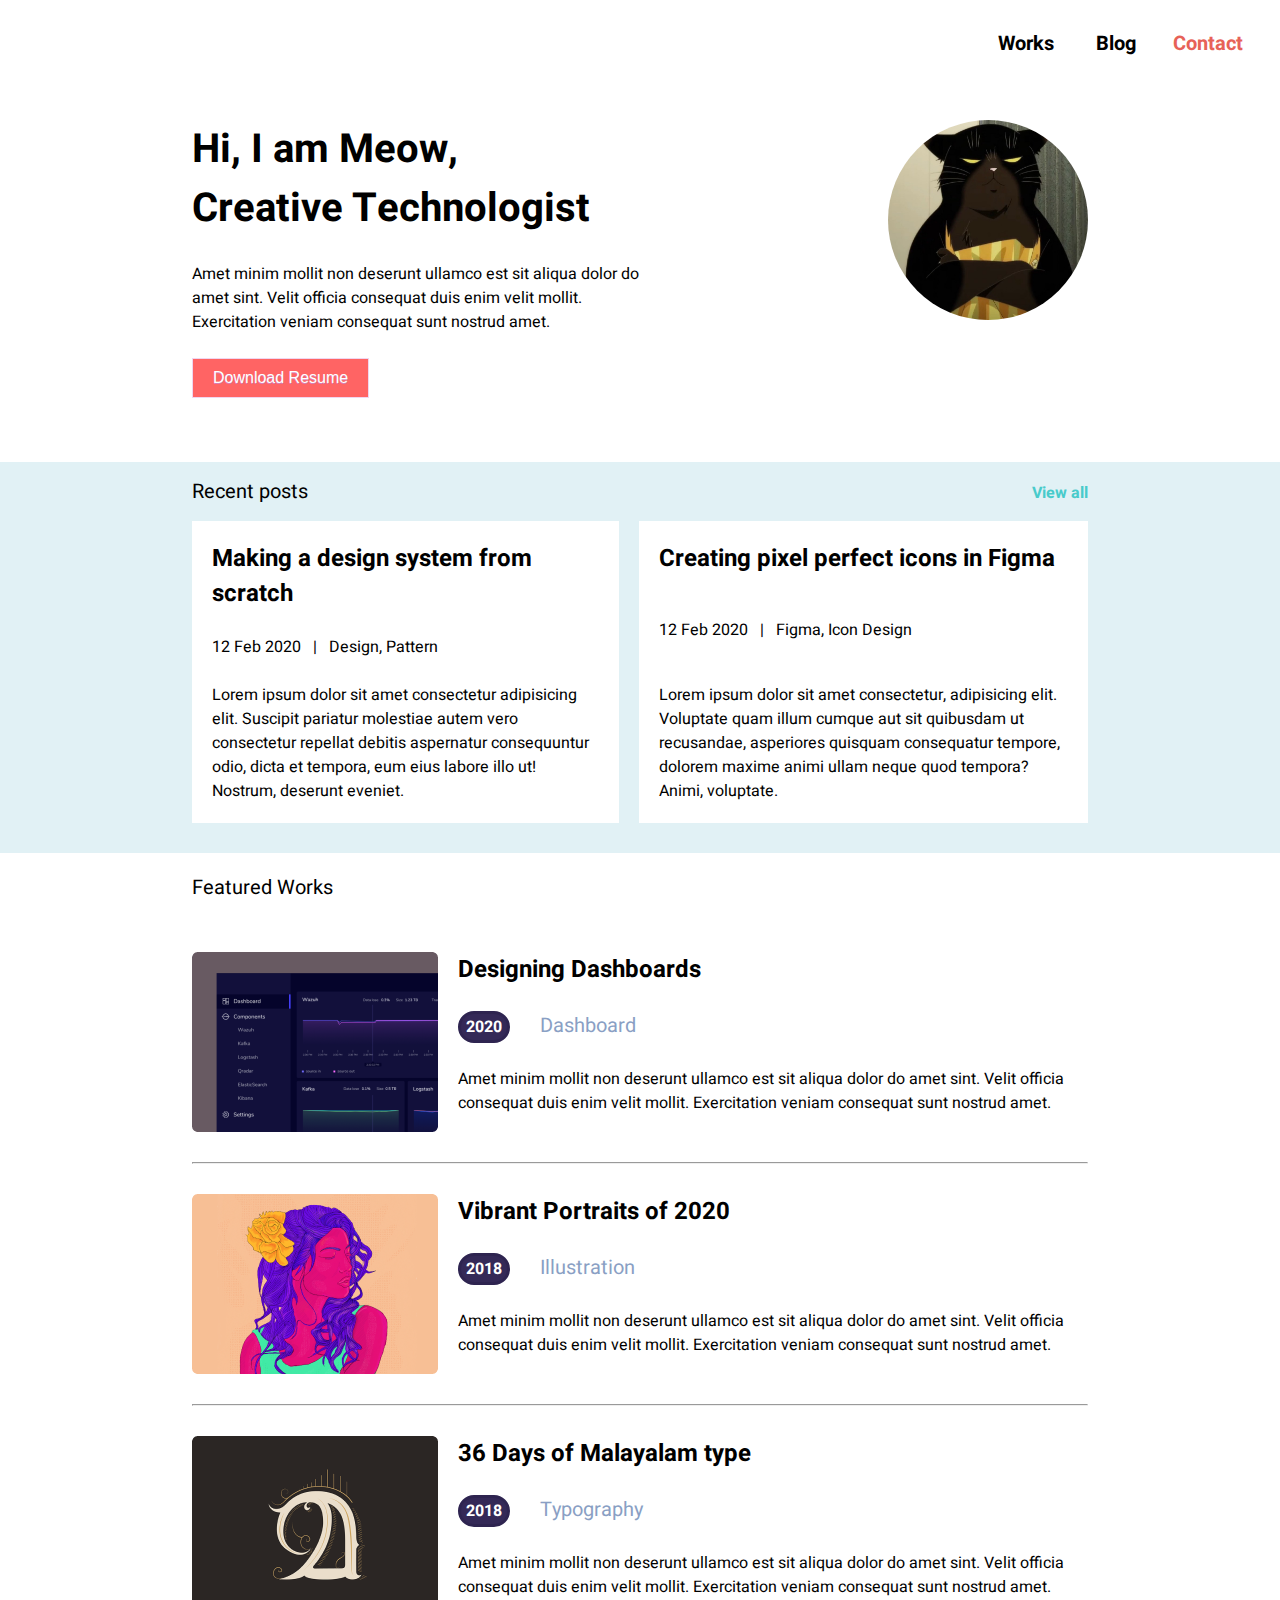
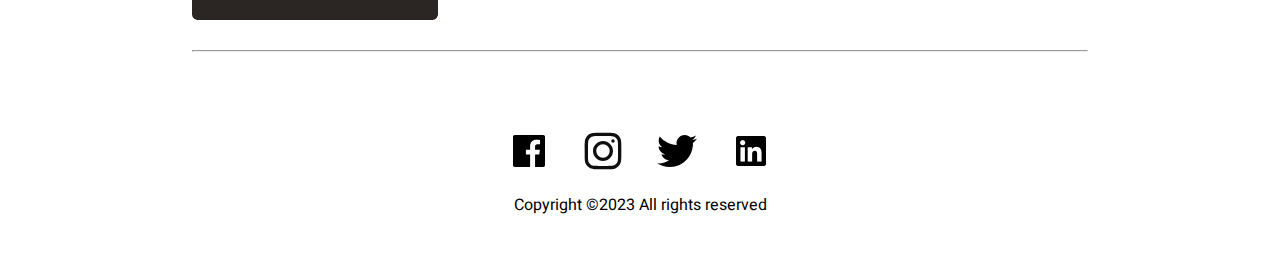
<file: index.html>
<!DOCTYPE html>
<html lang="en">
<head>
    <meta charset="UTF-8">
    <meta name="viewport" content="width=device-width, initial-scale=1.0">
    <link rel="stylesheet" href="./style.css">
    <link rel="stylesheet" href="https://cdnjs.cloudflare.com/ajax/libs/font-awesome/6.1.1/css/all.min.css" integrity="sha512-KfkfwYDsLkIlwQp6LFnl8zNdLGxu9YAA1QvwINks4PhcElQSvqcyVLLD9aMhXd13uQjoXtEKNosOWaZqXgel0g==" crossorigin="anonymous" referrerpolicy="no-referrer" />
    <link rel="preconnect" href="https://fonts.googleapis.com">
    <link rel="preconnect" href="https://fonts.gstatic.com" crossorigin>
    <link href="https://fonts.googleapis.com/css2?family=Heebo:wght@100;400;500&display=swap" rel="stylesheet">
    <title>Contact</title>
    <style>
        nav a:nth-child(3) {
            color: rgb(231, 98, 88);
        }
    </style>
</head>
<body>
    <header>
        <nav>
            <a href="./work.html">Works</a>
            <a href="./blog.html">Blog</a>
            <a href="./index.html">Contact</a>
        </nav>
    </header>

    <section>
        <div class="intro">
            <div class="left">
                <h1>Hi, I am Meow, <br> Creative Technologist</h1><br>
                <p>Amet minim mollit non deserunt ullamco est sit aliqua dolor do amet sint. Velit officia consequat duis enim velit mollit. Exercitation veniam consequat sunt nostrud amet.</p> <br>
                <button>Download Resume</button>
            </div>
            <div class="profile">
                <img src="./pics/S__9854978.jpg" alt="profile">
            </div>
        </div>
    </section>

    <article class="index">
        <div class="recent">
            <div><p>Recent posts</p></div>
            <div><a href="#">View all</a></div>
        </div>

        <div class="post">
            <div class="post-left">
            <h2>Making a design system from scratch</h2><br>
            <p>12 Feb 2020 &nbsp;&nbsp;|&nbsp;&nbsp; Design, Pattern</p><br>
            <p>Lorem ipsum dolor sit amet consectetur adipisicing elit. Suscipit pariatur molestiae autem vero consectetur repellat debitis aspernatur consequuntur odio, dicta et tempora, eum eius labore illo ut! Nostrum, deserunt eveniet.</p>
            </div>

            <div class="post-right">
                <h2>Creating pixel perfect icons in Figma</h2><br>
                <p>12 Feb 2020 &nbsp;&nbsp;|&nbsp;&nbsp; Figma, Icon Design</p><br>
                <p>Lorem ipsum dolor sit amet consectetur, adipisicing elit. Voluptate quam illum cumque aut sit quibusdam ut recusandae, asperiores quisquam consequatur tempore, dolorem maxime animi ullam neque quod tempora? Animi, voluptate.</p>
            </div>
        </div>
    </article>

    <div class="work">
    <div>
        <div class="featured">Featured Works</div>
        <div class="pic1"> 
            <img src="./pics/pic1.png" alt="pic1">
            <div class="text">
                <h2>Designing Dashboards</h2> <br>
                <div class="year">
                    <p class="yow">2020</p> 
                    <p class="dash">Dashboard</p>
                </div> <br>
                <p>Amet minim mollit non deserunt ullamco est sit aliqua dolor do amet sint. Velit officia consequat duis enim velit mollit. Exercitation veniam consequat sunt nostrud amet.</p>
            </div>
        </div>
    </div>

    <hr class="hr">
    
    <div>
        <div class="pic2"> 
            <img src="./pics/pic2.png" alt="pic2">
            <div class="text">
                <h2>Vibrant Portraits of 2020</h2> <br>
                <div class="year">
                    <p class="yow">2018</p> 
                    <p class="dash">Illustration</p>
                </div> <br>
                <p>Amet minim mollit non deserunt ullamco est sit aliqua dolor do amet sint. Velit officia consequat duis enim velit mollit. Exercitation veniam consequat sunt nostrud amet.</p>
            </div>
        </div>
    </div>

    <hr class="hr">

    <div>
        <div class="pic3"> 
            <img src="./pics/pic3.png" alt="pic3">
            <div class="text">
                <h2>36 Days of Malayalam type</h2> <br>
                <div class="year">
                    <p class="yow">2018</p> 
                    <p class="dash">Typography</p>
                </div> <br>
                <p>Amet minim mollit non deserunt ullamco est sit aliqua dolor do amet sint. Velit officia consequat duis enim velit mollit. Exercitation veniam consequat sunt nostrud amet.</p>
            </div>
        </div>
    </div>

    <hr class="hr">
    </div>

    <footer>
        <div class="footer">
            <img src="./pics/facebook-svgrepo-com.svg" alt="facebook">
            <img src="./pics/instagram-svgrepo-com.svg" alt="instagram">
            <img src="./pics/twitter-154-svgrepo-com.svg" alt="twitter">
            <img src="./pics/linkedin-svgrepo-com.png" alt="linkedin">
            <p>Copyright &copy;2023 All rights reserved</p>
        </div>
    </footer>
</body>
</html>
</file>
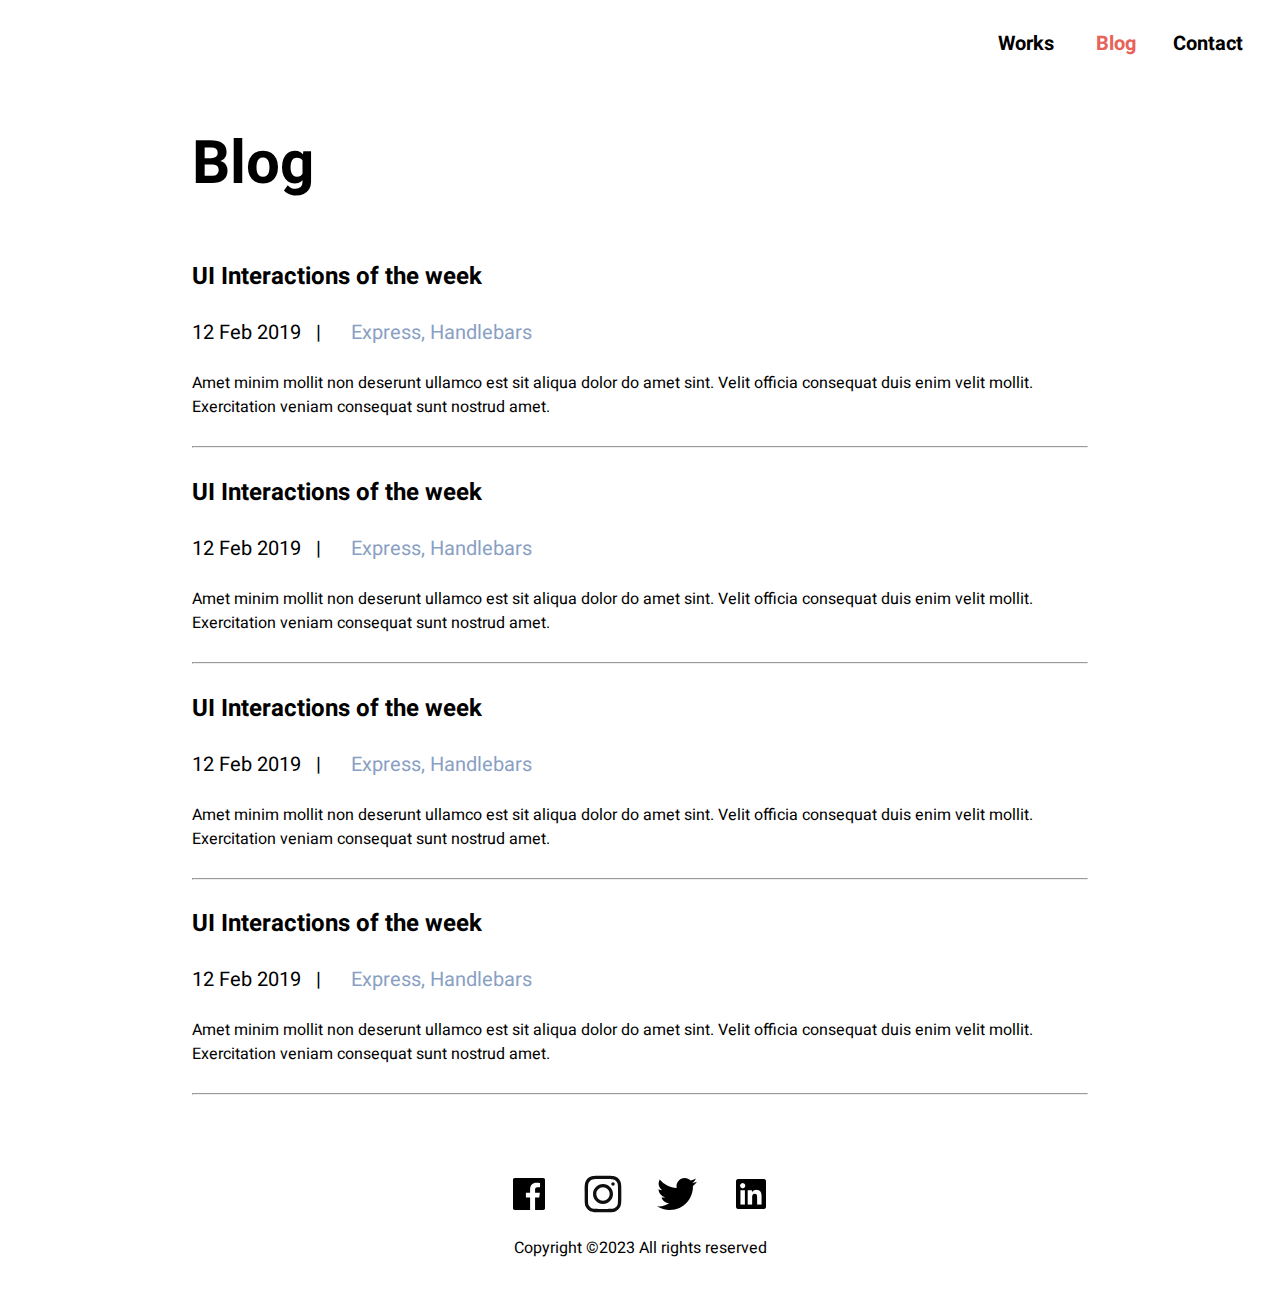
<file: blog.html>
<!DOCTYPE html>
<html lang="en">
<head>
    <meta charset="UTF-8">
    <meta name="viewport" content="width=device-width, initial-scale=1.0">
    <link rel="stylesheet" href="./style.css">
    <link rel="preconnect" href="https://fonts.googleapis.com">
    <link rel="preconnect" href="https://fonts.gstatic.com" crossorigin>
    <link href="https://fonts.googleapis.com/css2?family=Heebo:wght@100;400;500&display=swap" rel="stylesheet">
    <title>Blog</title>
    <style>
        nav a:nth-child(2) {
            color: rgb(231, 98, 88);
        }
    </style>
</head>
<body>
    <header>
        <nav>
            <a href="./work.html">Works</a>
            <a href="./blog.html">Blog</a>
            <a href="./index.html">Contact</a>
        </nav>
    </header>

<section class="blog">
    <h1>Blog</h1>
</section>

<article>
    <div class="interactions">
        <div class="ui">
            <h2>UI Interactions of the week</h2><br>
            <div class="year">
                <p class="date">12 Feb 2019 &nbsp;&nbsp;|
                <p class="dash">Express, Handlebars</p>
            </div><br>
            <p>Amet minim mollit non deserunt ullamco est sit aliqua dolor do amet sint. Velit officia consequat duis enim velit mollit. Exercitation veniam consequat sunt nostrud amet.</p>
        </div>

        <hr>

        <div class="ui">
            <h2>UI Interactions of the week</h2><br>
            <div class="year">
                <p class="date">12 Feb 2019 &nbsp;&nbsp;|
                <p class="dash">Express, Handlebars</p>
            </div><br>
            <p>Amet minim mollit non deserunt ullamco est sit aliqua dolor do amet sint. Velit officia consequat duis enim velit mollit. Exercitation veniam consequat sunt nostrud amet.</p>
        </div>

        <hr>

        <div class="ui">
            <h2>UI Interactions of the week</h2><br>
            <div class="year">
                <p class="date">12 Feb 2019 &nbsp;&nbsp;|
                <p class="dash">Express, Handlebars</p>
            </div><br>
            <p>Amet minim mollit non deserunt ullamco est sit aliqua dolor do amet sint. Velit officia consequat duis enim velit mollit. Exercitation veniam consequat sunt nostrud amet.</p>
        </div>

        <hr>

        <div class="ui">
            <h2>UI Interactions of the week</h2><br>
            <div class="year">
                <p class="date">12 Feb 2019 &nbsp;&nbsp;|
                <p class="dash">Express, Handlebars</p>
            </div><br>
            <p>Amet minim mollit non deserunt ullamco est sit aliqua dolor do amet sint. Velit officia consequat duis enim velit mollit. Exercitation veniam consequat sunt nostrud amet.</p>
        </div>

        <hr>

    </div>

</article>

    <footer>
        <div class="footer">
            <img src="./pics/facebook-svgrepo-com.svg" alt="facebook">
            <img src="./pics/instagram-svgrepo-com.svg" alt="instagram">
            <img src="./pics/twitter-154-svgrepo-com.svg" alt="twitter">
            <img src="./pics/linkedin-svgrepo-com.png" alt="linkedin">
            <p>Copyright &copy;2023 All rights reserved</p>
        </div>
    </footer>
</body>
</html>
</file>
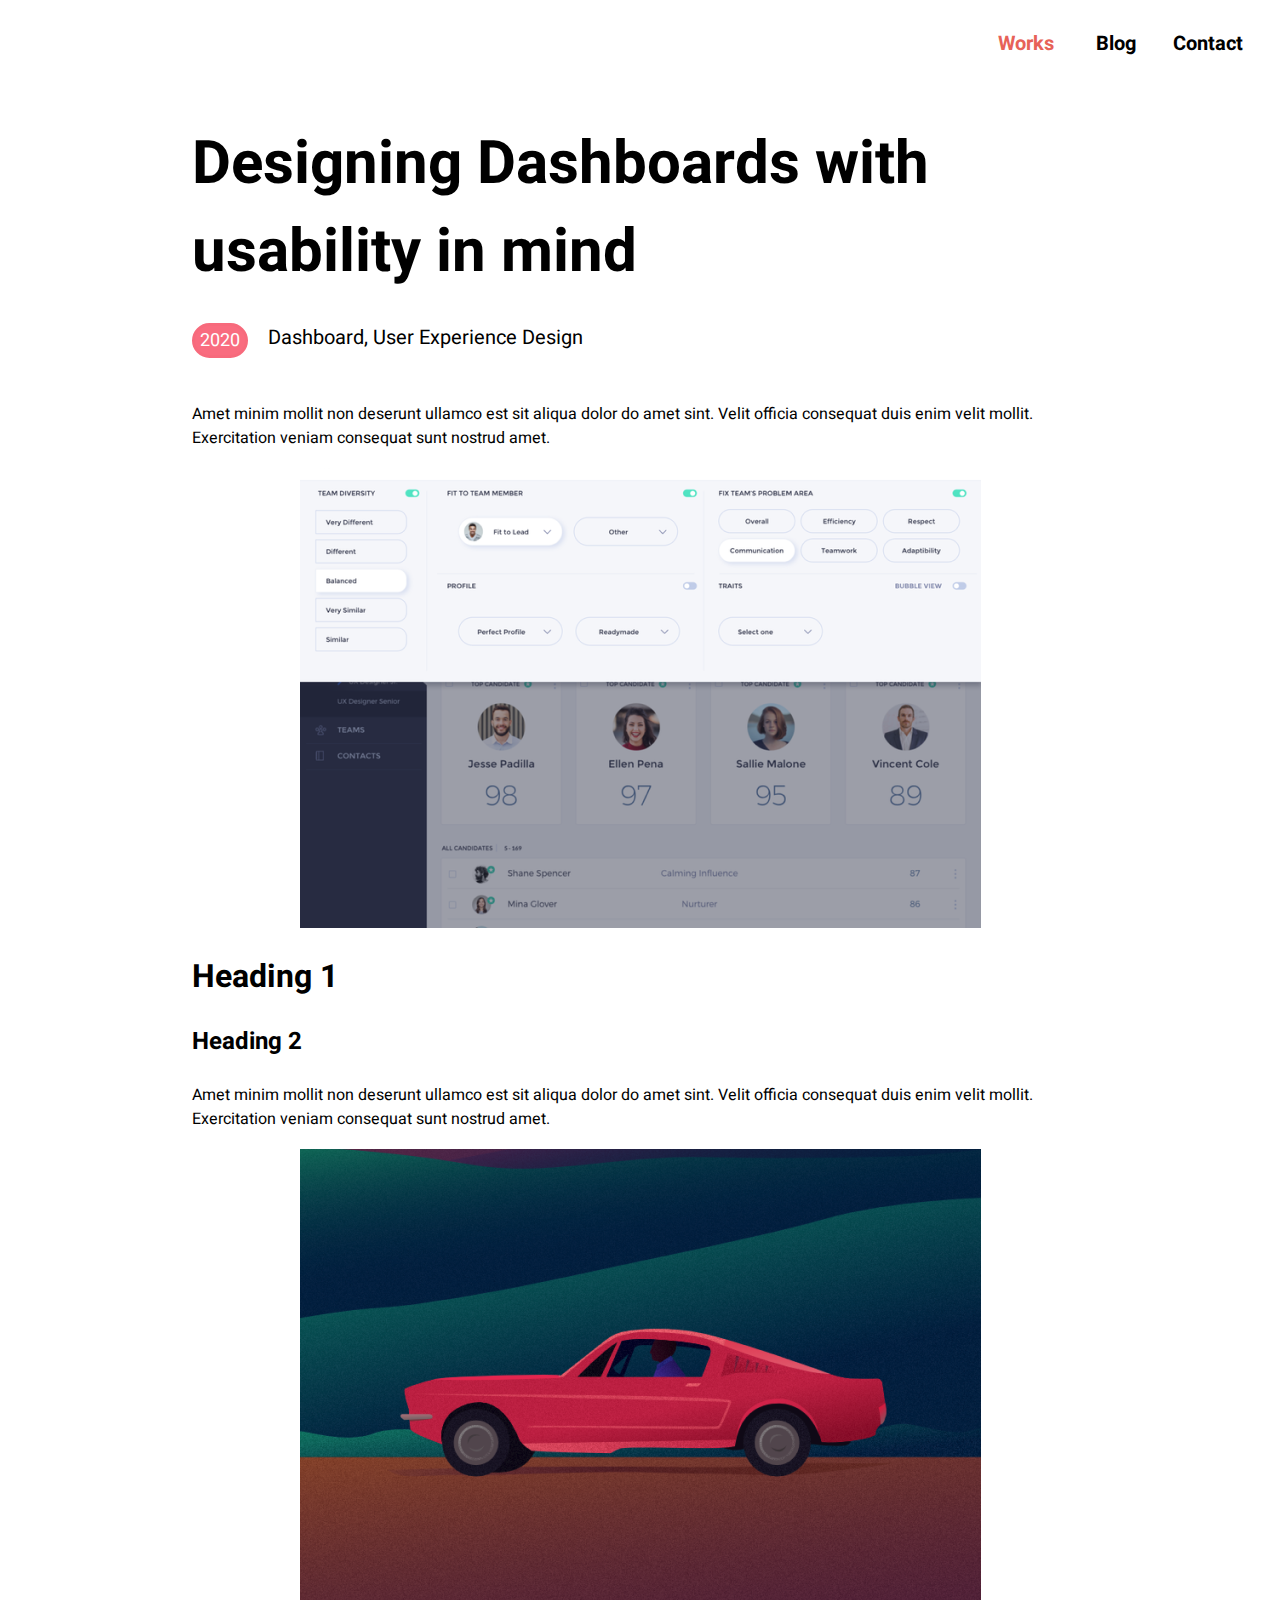
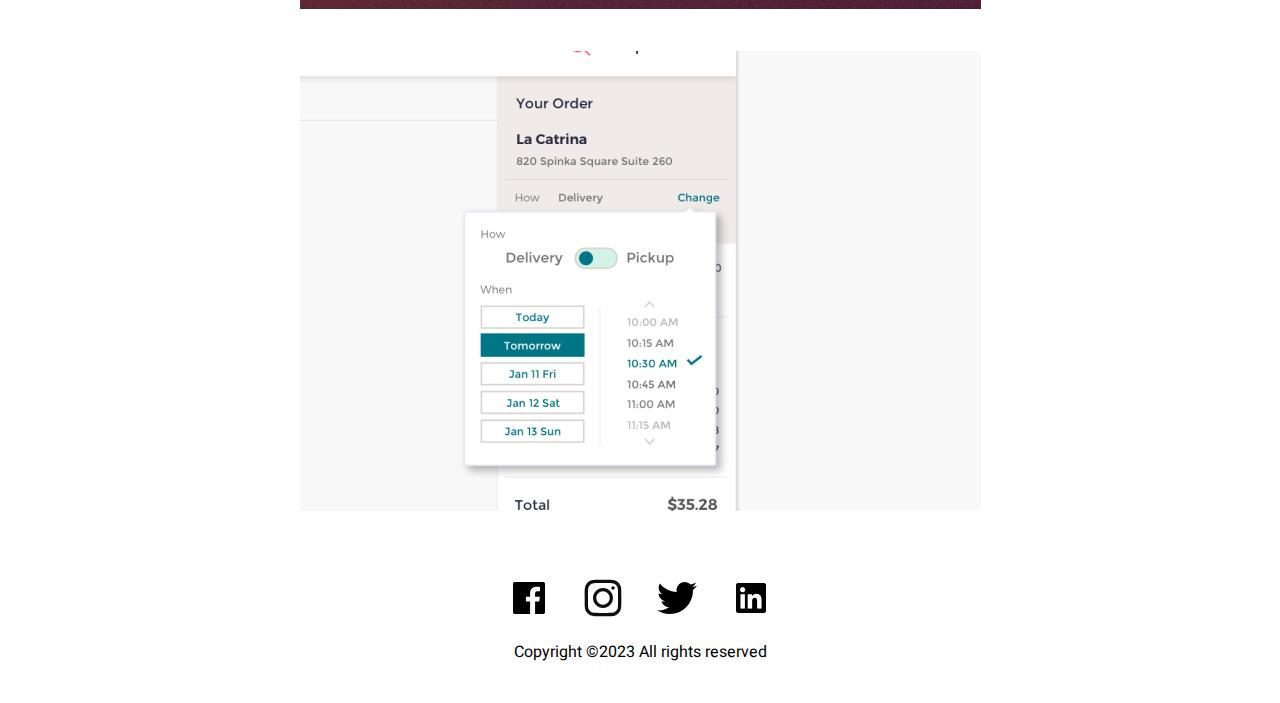
<file: desinging.html>
<!DOCTYPE html>
<html lang="en">
<head>
    <meta charset="UTF-8">
    <meta name="viewport" content="width=device-width, initial-scale=1.0">
    <title>Designing Dashboard with usability in mind</title>
    <link rel="stylesheet" href="./style.css">
    <link rel="preconnect" href="https://fonts.googleapis.com">
    <link rel="preconnect" href="https://fonts.gstatic.com" crossorigin>
    <link href="https://fonts.googleapis.com/css2?family=Heebo:wght@100;400;500&display=swap" rel="stylesheet">
    <style>
        nav a:nth-child(1) {
            color: rgb(231, 98, 88);
        }
    </style>
</head>
<body>
    <header>
        <nav>
            <a href="./work.html">Works</a>
            <a href="./blog.html">Blog</a>
            <a href="./index.html">Contact</a>
        </nav>
    </header>

    <section class="blog">
        <h1>Designing Dashboards with <br> usability in mind</h1>
        <div class="user">
            <p class="userye">2020</p> 
            <p class="userex">Dashboard, User Experience Design</p>
        </div> <br>
        <p class="des">Amet minim mollit non deserunt ullamco est sit aliqua dolor do amet sint. Velit officia consequat duis enim velit mollit. Exercitation veniam consequat sunt nostrud amet.</p>
    </section>

    <article>
        <div class="exam">
            <img src="./pics/pic5.png" alt="pic5" class="pic5">
            <h1>Heading 1</h1> <br>
            <h2>Heading 2</h2> <br>
            <p>Amet minim mollit non deserunt ullamco est sit aliqua dolor do amet sint. Velit officia consequat duis enim velit mollit. Exercitation veniam consequat sunt nostrud amet.</p>
            <img src="./pics/pic6.png" alt="pic6" class="pic6">
            <img src="./pics/pic7.png" alt="pic7" class="pic7">
        </div>
    </article>

    <footer>
        <div class="footer">
            <img src="./pics/facebook-svgrepo-com.svg" alt="facebook">
            <img src="./pics/instagram-svgrepo-com.svg" alt="instagram">
            <img src="./pics/twitter-154-svgrepo-com.svg" alt="twitter">
            <img src="./pics/linkedin-svgrepo-com.png" alt="linkedin">
            <p>Copyright &copy;2023 All rights reserved</p>
        </div>
    </footer>
</body>
</html>
</file>
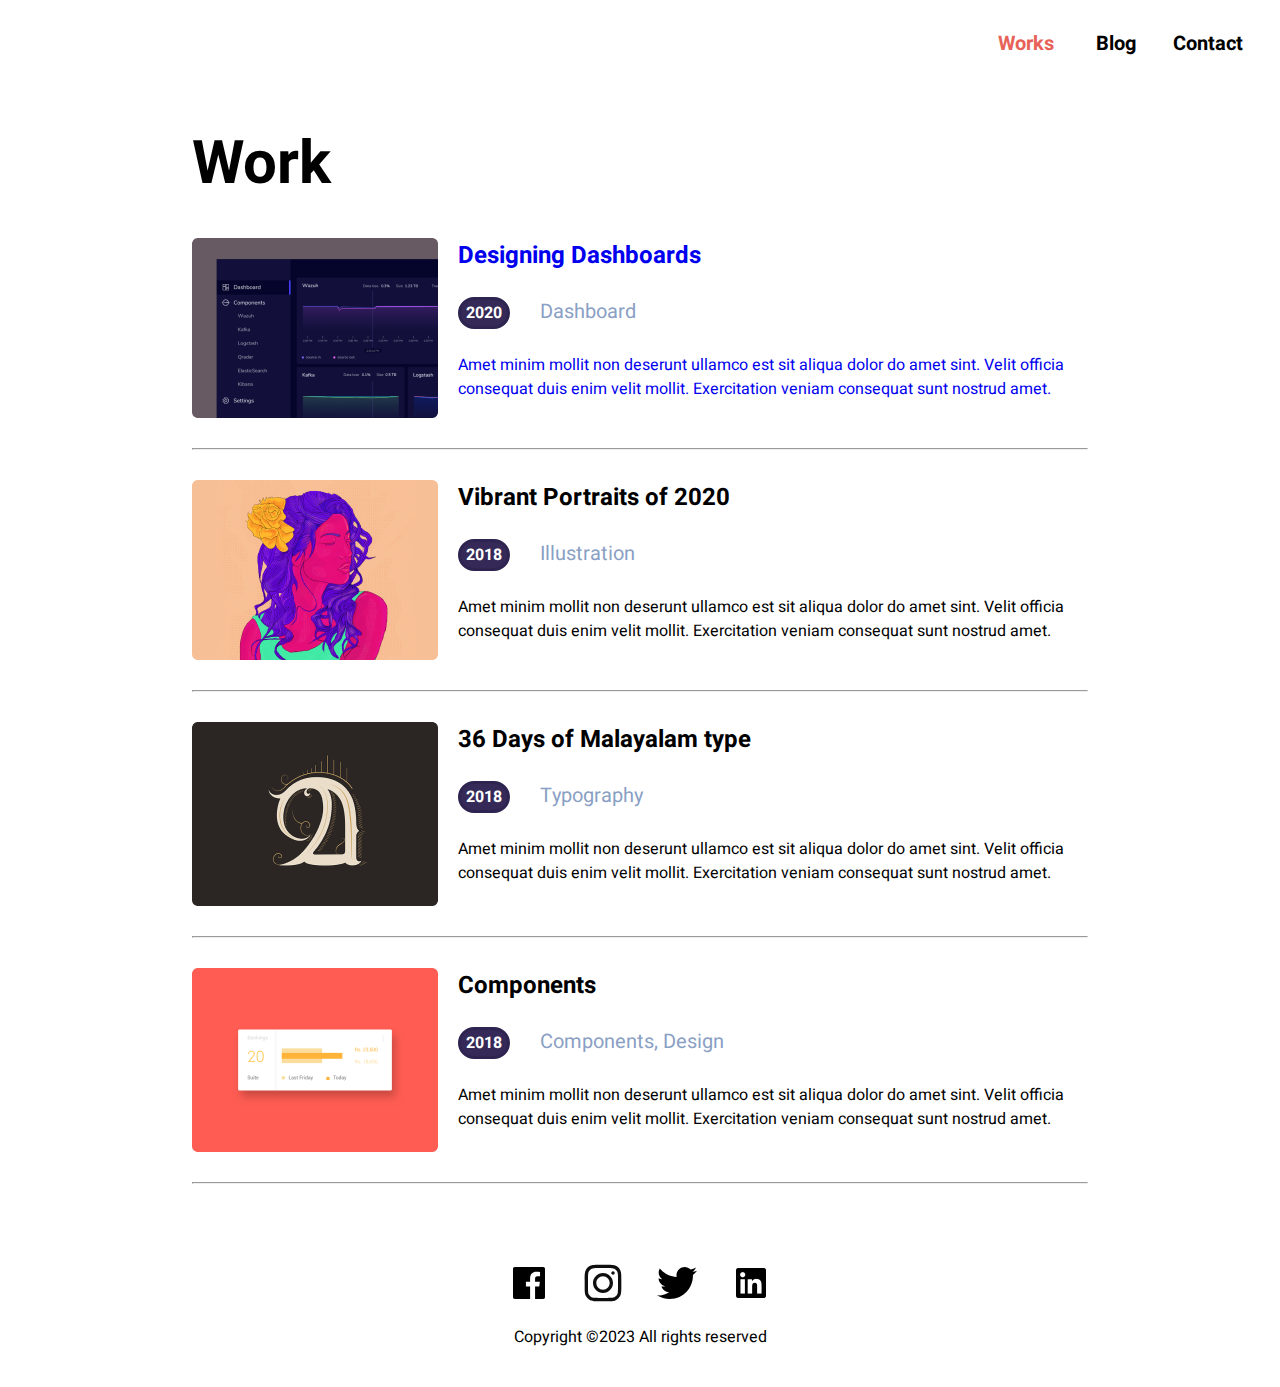
<file: work.html>
<!DOCTYPE html>
<html lang="en">
<head>
    <meta charset="UTF-8">
    <meta name="viewport" content="width=device-width, initial-scale=1.0">
    <link rel="stylesheet" href="./style.css">
    <link rel="preconnect" href="https://fonts.googleapis.com">
    <link rel="preconnect" href="https://fonts.gstatic.com" crossorigin>
    <link href="https://fonts.googleapis.com/css2?family=Heebo:wght@100;400;500&display=swap" rel="stylesheet">
    <title>Works</title>
    <style>
        nav a:nth-child(1) {
            color: rgb(231, 98, 88);
        }
    </style>
</head>
<body>
    <header>
        <nav>
            <a href="./work.html">Works</a>
            <a href="./blog.html">Blog</a>
            <a href="./index.html">Contact</a>
        </nav>
    </header>

    <section class="blog">
        <h1>Work</h1>
    </section>

    <article>
        <div class="work">
            <div>
                <a href="./desinging.html">
                <div class="pic1"> 
                    <img src="./pics/pic1.png" alt="pic1">
                    <div class="text">
                        <h2>Designing Dashboards</h2> <br>
                        <div class="year">
                            <p class="yow">2020</p> 
                            <p class="dash">Dashboard</p>
                        </div> <br>
                        <p>Amet minim mollit non deserunt ullamco est sit aliqua dolor do amet sint. Velit officia consequat duis enim velit mollit. Exercitation veniam consequat sunt nostrud amet.</p>
                    </div>
                </div>
                </a>
            </div>
        
            <hr class="hr">
            
            <div>
                <div class="pic2"> 
                    <img src="./pics/pic2.png" alt="pic2">
                    <div class="text">
                        <h2>Vibrant Portraits of 2020</h2> <br>
                        <div class="year">
                            <p class="yow">2018</p> 
                            <p class="dash">Illustration</p>
                        </div> <br>
                        <p>Amet minim mollit non deserunt ullamco est sit aliqua dolor do amet sint. Velit officia consequat duis enim velit mollit. Exercitation veniam consequat sunt nostrud amet.</p>
                    </div>
                </div>
            </div>
        
            <hr class="hr">
        
            <div>
                <div class="pic3"> 
                    <img src="./pics/pic3.png" alt="pic3">
                    <div class="text">
                        <h2>36 Days of Malayalam type</h2> <br>
                        <div class="year">
                            <p class="yow">2018</p> 
                            <p class="dash">Typography</p>
                        </div> <br>
                        <p>Amet minim mollit non deserunt ullamco est sit aliqua dolor do amet sint. Velit officia consequat duis enim velit mollit. Exercitation veniam consequat sunt nostrud amet.</p>
                    </div>
                </div>
            </div>
        
            <hr class="hr">
            <div>
                <div class="pic4"> 
                    <img src="./pics/pic4.png" alt="pic4">
                    <div class="text">
                        <h2>Components</h2> <br>
                        <div class="year">
                            <p class="yow">2018</p> 
                            <p class="dash">Components, Design</p>
                        </div> <br>
                        <p>Amet minim mollit non deserunt ullamco est sit aliqua dolor do amet sint. Velit officia consequat duis enim velit mollit. Exercitation veniam consequat sunt nostrud amet.</p>
                    </div>
                </div>
            </div>
        
            <hr class="hr">
        </div>
        

    </article>

    <footer>
        <div class="footer">
            <img src="./pics/facebook-svgrepo-com.svg" alt="facebook">
            <img src="./pics/instagram-svgrepo-com.svg" alt="instagram">
            <img src="./pics/twitter-154-svgrepo-com.svg" alt="twitter">
            <img src="./pics/linkedin-svgrepo-com.png" alt="linkedin">
            <p>Copyright &copy;2023 All rights reserved</p>
        </div>
    </footer>
    
</body>
</html>
</file>
<file: style.css>
* {
    margin: 0;
    padding: 0;
    box-sizing: border-box;
    font-family: 'Heebo', sans-serif;
}
header {
    height: 120px;
    /* background-color: burlywood; */
}

nav {
    display: flex;
    justify-content: flex-end;
    gap: 10px;
}

nav a{
    text-decoration: none;
    font-size: 20px;
    /* padding: 20px; */
    transform: translate(-10%, 100%);
    margin-right: 30px;
    color: rgb(0, 0, 0);
    font-weight: bold;
}

a {
    text-decoration: none;
}

.footer > img {
    width: 40px;
    margin: 15px;
}

.footer {
    text-align: center;
    margin-bottom: 3%;
}

.intro {
    display: flex;
    justify-content: space-between;
    margin-left: 15%;
    margin-right: 15%;
}

.left {
    width: 50%;
    /* border: solid black; */
}

.left h1 {
    font-size: 40px;
}

.profile img {
    width: 200px;
    border-radius: 50%;
}

.left button {
    background-color:#ff6464;
	border:1px solid #f0d6f0;
	display:inline-block;
	cursor:pointer;
	color:#ffffff;
	font-family:Arial;
	font-size:16px;
	padding:10px 20px;
	text-decoration:none;
	text-shadow:0px 1px 0px #d47fb8;
}

.index {
    background-color: rgb(225, 241, 245);
}

.recent, .post, .featured, .pic1, .pic2, .pic3, .pic4, .hr{
    display: flex;
    justify-content: space-between;
    margin-left: 15%;
    margin-right: 15%;
    /* margin-top: 5%; */
 
}

/* hr {
    margin-left: 15%;
    margin-right: 15%;
} */

.recent {
    margin-top: 5%;
    font-size: 20px;
    /* border: solid #ff6464; */
    padding: 15px 0;

}
.recent a {
    font-size: 16px;
    color: rgb(72, 203, 203);
    font-weight: bold;
    margin: 0;
}

.post-left {
    /* border: solid #d47fb8; */
    display: flex;
    justify-content: space-between;
    margin: 0px 10px 30px 0px;
    flex-direction: column;
    background-color: #ffffff;
    padding: 20px;
}

.post-right {
    /* border: solid #d47fb8; */
    display: flex;
    justify-content: space-between;
    margin: 0px 0px 30px 10px;
    flex-direction: column;
    background-color: #ffffff;
    padding: 20px;
}

.featured {
    font-size: 20px;
    padding: 20px 0;
}

.year {
    display: flex;
    border: #502442;
}

.text {
    flex-direction: column;
    padding-left: 20px;
}

.pic1, .pic2, .pic3, .pic4 {
    padding: 30px 20px 30px 0px;
}

.work, .interactions {
    margin-bottom: 5%;
}

.yow {
    border: solid #2e2450;
    border-radius: 150px;
    padding: 1px 5px;
    background-color: #342957;
    color: #ffffff;
    font-weight: bold;
}

.dash {
    font-size: 20px;
    padding-left: 30px;
    color: #8a9fc4;
}

.blog, .interactions{
    flex-direction: column;
    margin-left: 15%;
    margin-right: 15%;
}

.blog {
    font-size: 30px;
}

.interactions {
    margin-top: 4%;
}

.ui {
    margin-top: 3%;
    margin-bottom: 3%;
}

.date {
    font-size: 20px;
}

.userye {
    border: solid #f76a7c;
    border-radius: 150px;
    padding: 1px 5px;
    background-color: #f96c7f;
    color: #ffffff;
    font-weight: 900px;
    font-size: 18px;
    justify-content: center;
}

.userex {
    font-size: 20px;
    padding-left: 20px;
}

.user {
    display: flex;
    margin-top: 3%;
    /* margin-bottom: 3%; */
}

.des {
    font-size: 16px;
}

.exam {
    margin-left: 15%;
    margin-right: 15%;
    display: block;
    text-align: center;
}

.exam p, .exam h1, .exam h2{
    text-align: start;
}

.pic5, .pic6, .pic7 {
    padding-top: 2%;
    padding-bottom: 2%;
}

.pic7 {
    padding-bottom: 5%;
}

.exam h1 {
    font-size: 32px;
}
</file>
